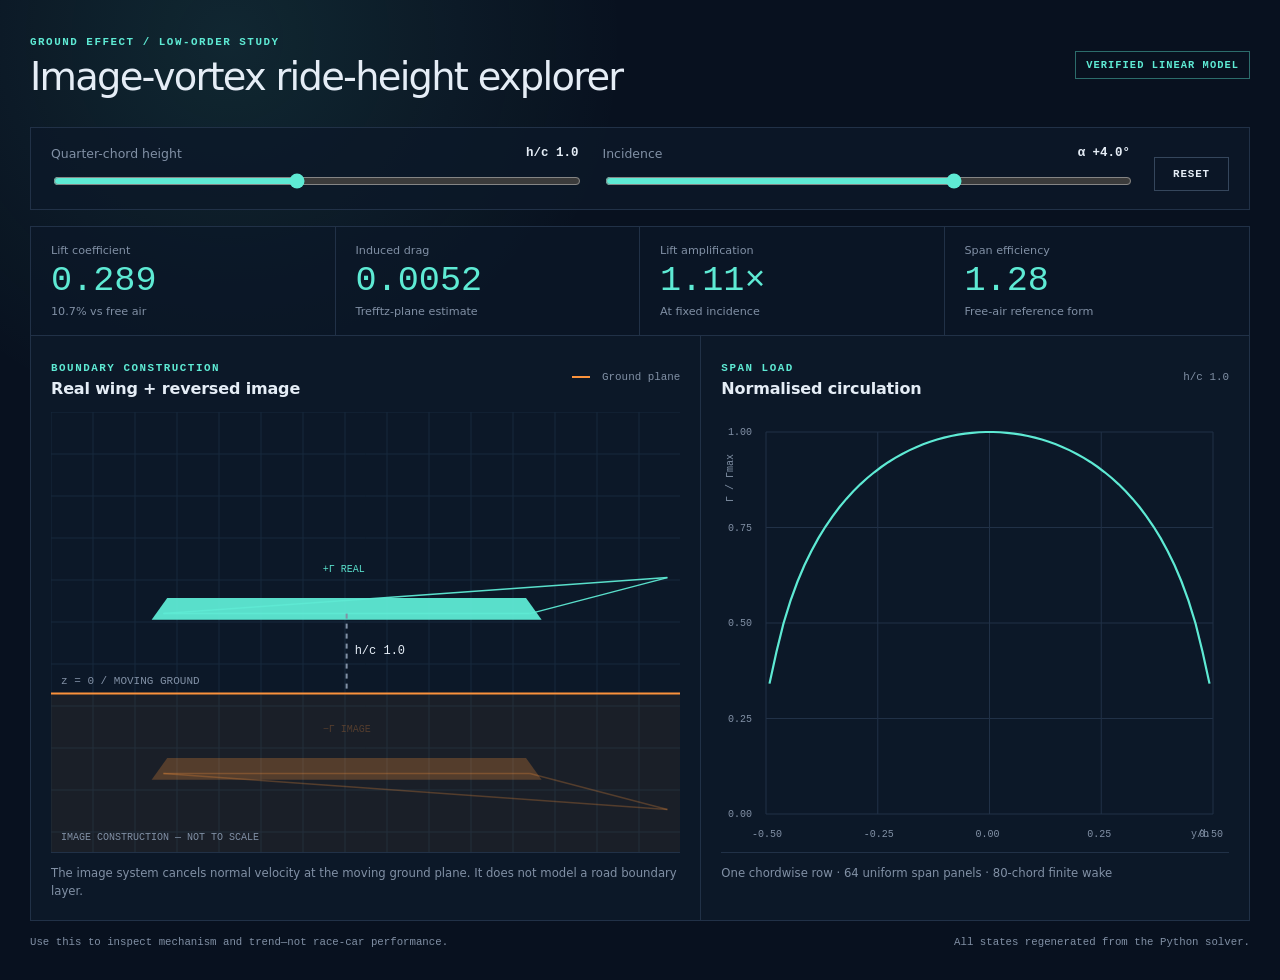
<file: demo/index.html>
<!doctype html>
<html lang="en">
<head>
  <meta charset="utf-8">
  <meta name="viewport" content="width=device-width,initial-scale=1">
  <meta name="theme-color" content="#08111f">
  <title>Ground Effect VLM Explorer</title>
  <link rel="stylesheet" href="./style.css?v=1">
</head>
<body>
  <main>
    <header>
      <div><span class="eyebrow">GROUND EFFECT / LOW-ORDER STUDY</span><h1>Image-vortex ride-height explorer</h1></div>
      <span class="status">VERIFIED LINEAR MODEL</span>
    </header>

    <section class="controls" aria-label="Model controls">
      <label>Quarter-chord height <strong id="height-label">h/c 1.00</strong><input id="height" type="range" min="0" max="13" step="1" value="6"></label>
      <label>Incidence <strong id="alpha-label">α +4.0°</strong><input id="alpha" type="range" min="-4" max="8" step="0.5" value="4"></label>
      <button id="reset" type="button">Reset</button>
    </section>

    <section class="metrics" aria-live="polite">
      <article><span>Lift coefficient</span><strong id="cl">0.000</strong><small id="cl-delta">— vs free air</small></article>
      <article><span>Induced drag</span><strong id="cdi">0.0000</strong><small>Trefftz-plane estimate</small></article>
      <article><span>Lift amplification</span><strong id="amp">1.00×</strong><small>At fixed incidence</small></article>
      <article><span>Span efficiency</span><strong id="efficiency">1.00</strong><small>Free-air reference form</small></article>
    </section>

    <section class="workspace">
      <article class="panel scene-panel">
        <div class="panel-heading"><div><span class="eyebrow">BOUNDARY CONSTRUCTION</span><h2>Real wing + reversed image</h2></div><span class="legend"><i></i> Ground plane</span></div>
        <canvas id="scene" aria-label="Wing and mirrored image-vortex diagram"></canvas>
        <p>The image system cancels normal velocity at the moving ground plane. It does not model a road boundary layer.</p>
      </article>
      <article class="panel chart-panel">
        <div class="panel-heading"><div><span class="eyebrow">SPAN LOAD</span><h2>Normalised circulation</h2></div><span id="case-label">h/c 1.00</span></div>
        <canvas id="chart" aria-label="Normalised spanwise circulation chart"></canvas>
        <p>One chordwise row · 64 uniform span panels · 80-chord finite wake</p>
      </article>
    </section>

    <footer><span>Use this to inspect mechanism and trend—not race-car performance.</span><span>All states regenerated from the Python solver.</span></footer>
  </main>
  <script type="module" src="./app.js?v=1"></script>
</body>
</html>
</file>
<file: demo/style.css>
:root{color-scheme:dark;font-family:Inter,ui-sans-serif,system-ui,sans-serif;background:#08111f;color:#e5edf6;--ink:#e5edf6;--muted:#8190a5;--line:#213147;--panel:#0c1828;--teal:#5eead4;--orange:#fb923c}*{box-sizing:border-box}body{margin:0;min-height:100vh;background:radial-gradient(circle at 18% 4%,rgba(94,234,212,.1),transparent 28%),#08111f}main{max-width:1440px;margin:auto;padding:30px}header,.panel-heading,footer{display:flex;align-items:center;justify-content:space-between;gap:20px}h1,h2,p{margin:0}h1{font-size:clamp(1.6rem,3vw,3.15rem);font-weight:520;letter-spacing:-.045em;margin-top:5px}h2{font-size:1rem;font-weight:600;letter-spacing:-.01em;margin-top:4px}.eyebrow{font:700 .68rem ui-monospace,monospace;letter-spacing:.14em;color:var(--teal)}.status{font:700 .65rem ui-monospace,monospace;letter-spacing:.1em;padding:7px 10px;border:1px solid rgba(94,234,212,.42);color:var(--teal)}.controls{display:grid;grid-template-columns:1fr 1fr auto;gap:24px;align-items:end;margin:28px 0 16px;padding:18px 20px;border:1px solid var(--line);background:rgba(12,24,40,.8)}label{display:grid;grid-template-columns:1fr auto;gap:10px;color:var(--muted);font-size:.78rem}label strong{font:600 .78rem ui-monospace,monospace;color:var(--ink)}input{grid-column:1/-1;width:100%;accent-color:var(--teal)}button{height:34px;padding:0 18px;border:1px solid #35465c;background:transparent;color:var(--ink);font:700 .68rem ui-monospace,monospace;text-transform:uppercase;letter-spacing:.08em;cursor:pointer}.metrics{display:grid;grid-template-columns:repeat(4,1fr);border:1px solid var(--line);border-bottom:0}.metrics article{padding:17px 20px;border-right:1px solid var(--line);background:rgba(12,24,40,.66)}.metrics article:last-child{border:0}.metrics span,.metrics small{display:block;color:var(--muted);font-size:.7rem}.metrics strong{display:block;font:500 clamp(1.45rem,2.8vw,2.2rem) ui-monospace,monospace;color:var(--teal);margin:4px 0}.workspace{display:grid;grid-template-columns:1.1fr .9fr;gap:1px;background:var(--line);border:1px solid var(--line)}.panel{min-width:0;background:var(--panel);padding:20px}.panel-heading>span,.legend{font:.68rem ui-monospace,monospace;color:var(--muted)}.legend i{display:inline-block;width:18px;border-top:2px solid var(--orange);vertical-align:middle;margin-right:6px}.panel canvas{display:block;width:100%;height:440px;margin-top:14px}.panel p{border-top:1px solid var(--line);padding-top:12px;color:var(--muted);font-size:.73rem;line-height:1.5}footer{padding-top:15px;color:var(--muted);font:.67rem ui-monospace,monospace} @media(max-width:850px){main{padding:18px}.controls{grid-template-columns:1fr}.metrics{grid-template-columns:1fr 1fr}.metrics article:nth-child(2){border-right:0}.metrics article:nth-child(-n+2){border-bottom:1px solid var(--line)}.workspace{grid-template-columns:1fr}.panel canvas{height:340px}header{align-items:flex-start}.status{display:none}footer{align-items:flex-start;flex-direction:column}}@media(max-width:480px){.metrics{grid-template-columns:1fr}.metrics article{border-right:0;border-bottom:1px solid var(--line)!important}.panel canvas{height:290px}}
@media(min-width:601px) and (max-width:850px){.controls{grid-template-columns:1fr 1fr auto}.workspace{grid-template-columns:1.1fr .9fr}.panel canvas{height:340px}}
</file>
